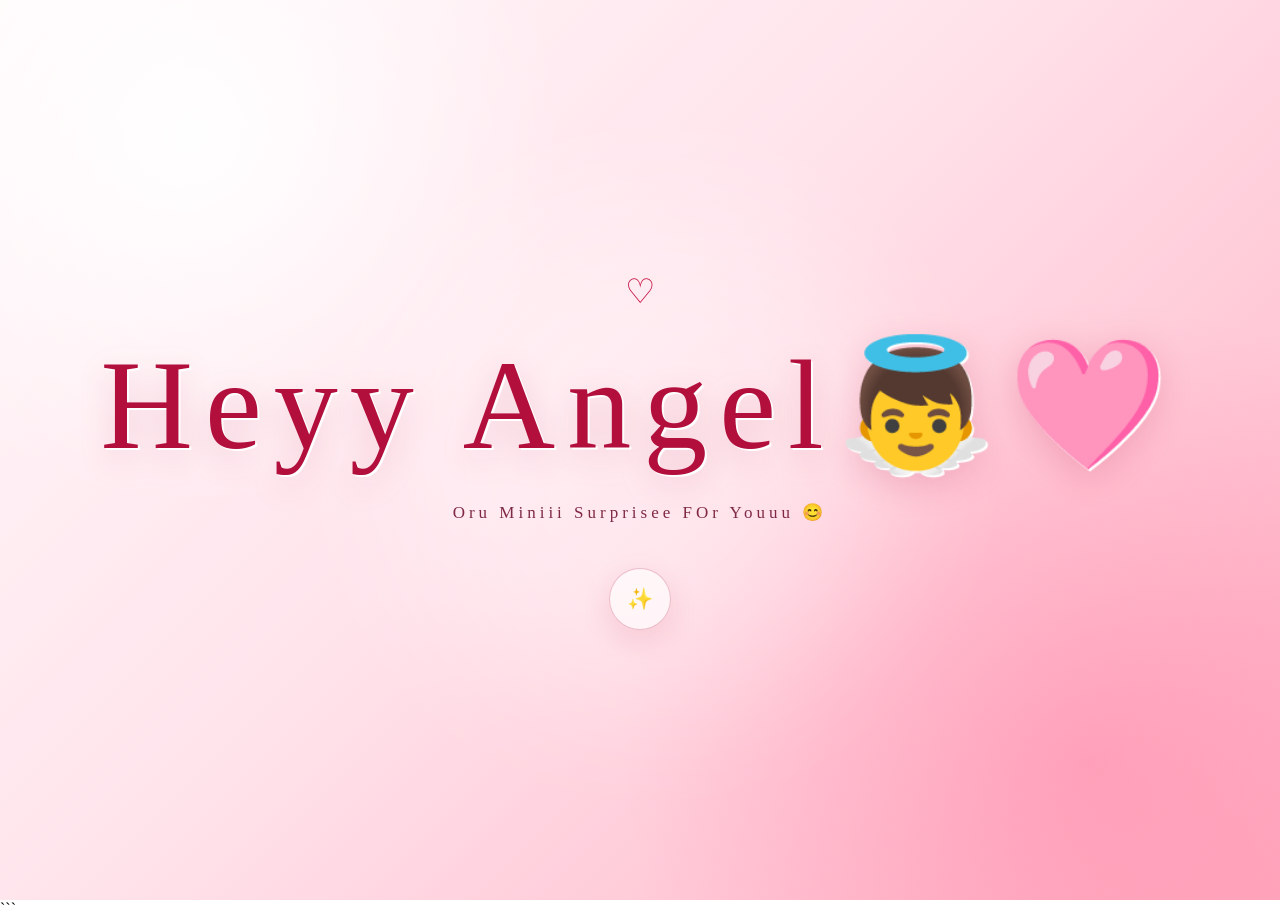
<file: index.html>
<!DOCTYPE html>
<html lang="en">

<head>
    <meta charset="UTF-8">
    <meta name="viewport" content="width=device-width, initial-scale=1.0">

    <title>Heyy Angel👼🩷</title>

    <link rel="stylesheet" href="style.css">
</head>

<body>

    <div class="first-page">

        <div class="hearts">
            <span>♡</span>
            <span>♥</span>
            <span>♡</span>
            <span>♥</span>
            <span>♡</span>
        </div>

        <div class="content">

            <div class="small-heart">♡</div>

            <h1>Heyy Angel👼🩷</h1>

            <p>Oru Miniii Surprisee FOr Youuu 😊</p>

            <button onclick="goNext()">
                ✨
            </button>

        </div>

    </div>

    <script src="script.js"></script>

</body>

</html>
```
</file>
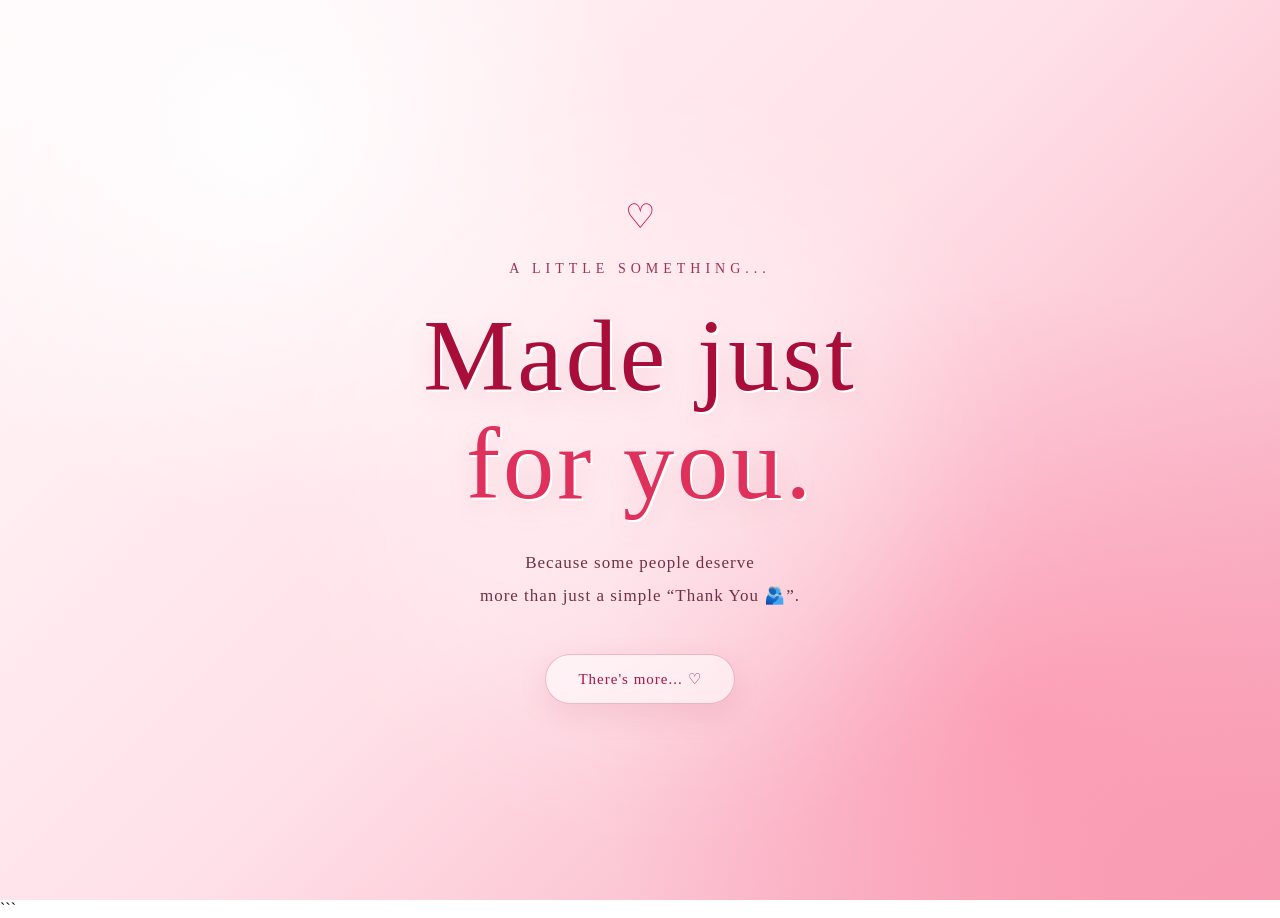
<file: page2.html>
<!DOCTYPE html>
<html lang="en">

<head>
    <meta charset="UTF-8">
    <meta name="viewport" content="width=device-width, initial-scale=1.0">

    <title>For You, Durga ❤️</title>

    <link rel="stylesheet" href="style.css">
</head>

<body>

    <div class="second-page">

        <div class="second-content">

            <span class="tiny-heart">♡</span>

            <p class="top-line">A little something...</p>

            <h1>
                Made just<br>
                <span>for you.</span>
            </h1>

            <p class="message">
                Because some people deserve<br>
                more than just a simple “Thank You 🫂”.
            </p>

            <button class="continue-btn" onclick="showMessage()">
                There's more... ♡
            </button>

        </div>

    </div>

    <script src="script.js"></script>

</body>

</html>
```
</file>
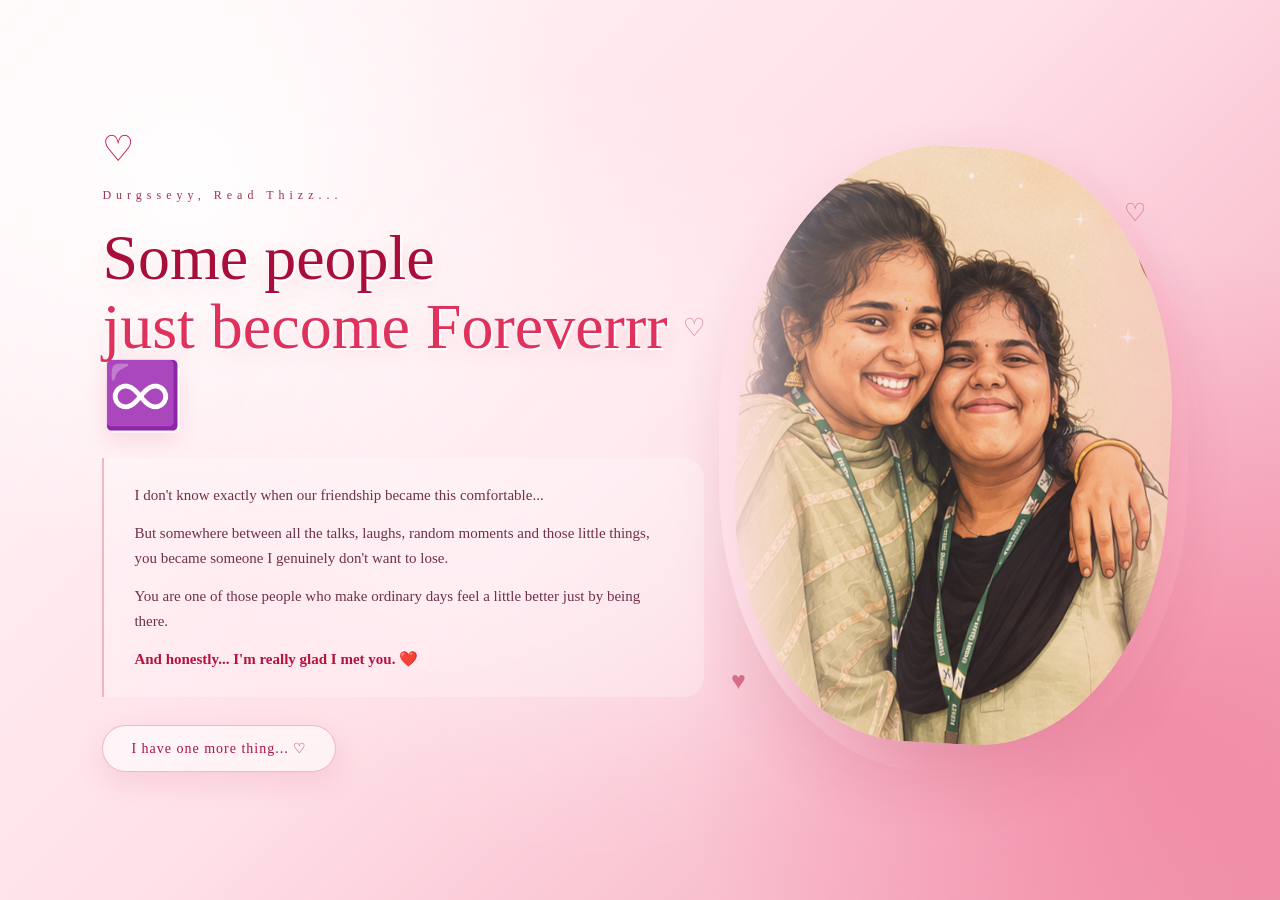
<file: page3.html>
<!DOCTYPE html>
<html lang="en">
<head>
    <meta charset="UTF-8">
    <meta name="viewport" content="width=device-width, initial-scale=1.0">

    <title>Something I Want You To Know ❤️</title>

    <link rel="stylesheet" href="style.css">
</head>

<body>

    <div class="third-page">

        <!-- Background glow -->
        <div class="third-glow"></div>


        <!-- LEFT SIDE CONTENT -->
        <div class="third-content">

            <div class="reveal-heart">♡</div>

            <p class="third-small">
                Durgsseyy, Read Thizz...
            </p>

            <h1>
                Some people<br>
                <span>just become Foreverrr ♾️</span>
            </h1>


            <div class="letter-box">

                <p>
                    I don't know exactly when our friendship became
                    this comfortable...
                </p>

                <p>
                    But somewhere between all the talks, laughs,
                    random moments and those little things,
                    you became someone I genuinely don't want
                    to lose.
                </p>

                <p>
                    You are one of those people who make ordinary
                    days feel a little better just by being there.
                </p>

                <p class="last-line">
                    And honestly... I'm really glad I met you. ❤️
                </p>

            </div>


            <button class="third-btn" onclick="goPage4()">
                I have one more thing... ♡
            </button>

        </div>


        <!-- RIGHT SIDE PHOTO -->
        <div class="photo-area">

            <div class="photo-glow"></div>

            <img
                src="friend.jpg"
                alt="A beautiful memory"
                class="friend-photo"
            >

            <!-- Soft white overlay -->
            <div class="photo-fade"></div>

            <div class="photo-heart heart-one">♡</div>
            <div class="photo-heart heart-two">♥</div>
            <div class="photo-heart heart-three">♡</div>

        </div>


        <!-- FLOATING HEARTS -->

        <div class="floating-hearts">

            <span>♡</span>
            <span>♥</span>
            <span>♡</span>
            <span>♥</span>
            <span>♡</span>

        </div>

    </div>


    <script src="script.js"></script>

</body>
</html>
</file>
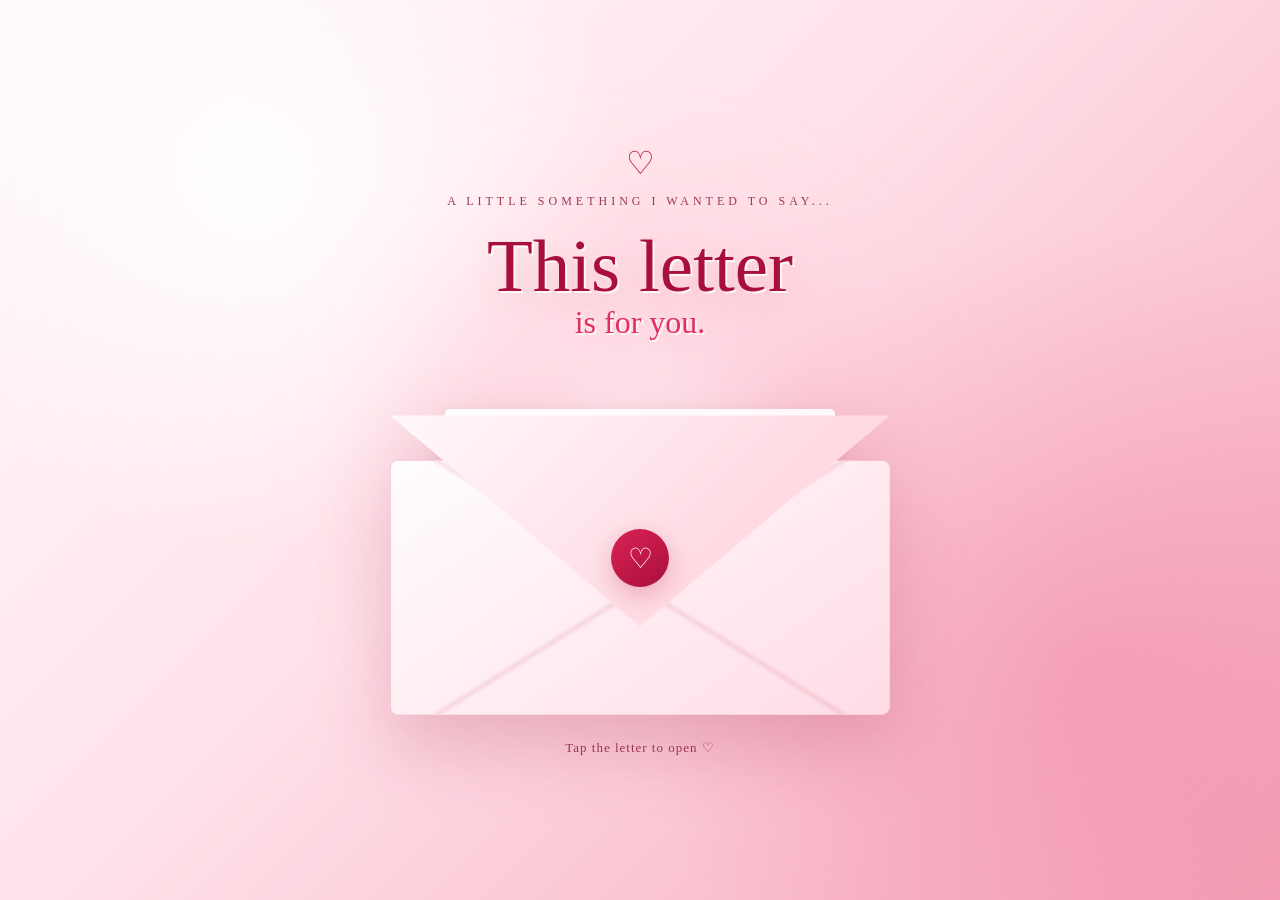
<file: page4.html>
<!DOCTYPE html>
<html lang="en">

<head>
    <meta charset="UTF-8">
    <meta name="viewport" content="width=device-width, initial-scale=1.0">

    <title>This Letter Is For You ❤️</title>

    <link rel="stylesheet" href="style.css">
</head>

<body>

    <div class="letter-page">

        <!-- Soft background glow -->
        <div class="letter-bg-glow"></div>

        <!-- Floating hearts -->
        <div class="letter-hearts">
            <span>♡</span>
            <span>♥</span>
            <span>♡</span>
            <span>♥</span>
            <span>♡</span>
            <span>♥</span>
        </div>


        <!-- =========================
             CLOSED ENVELOPE
        ========================== -->

        <div class="envelope-section" id="envelopeSection">

            <div class="letter-intro">
                <span>♡</span>

                <p>A little something I wanted to say...</p>

                <h1>
                    This letter<br>
                    <span>is for you.</span>
                </h1>
            </div>


            <div class="envelope-wrapper" onclick="openLetter()">

                <div class="envelope">

                    <!-- Letter hidden inside -->
                    <div class="hidden-letter">
                        <div class="paper-line"></div>
                        <div class="paper-line"></div>
                        <div class="paper-line"></div>
                    </div>

                    <!-- Envelope body -->
                    <div class="envelope-body"></div>

                    <!-- Envelope flap -->
                    <div class="envelope-flap"></div>

                    <!-- Heart seal -->
                    <div class="envelope-seal">♡</div>

                </div>

            </div>


            <p class="tap-text">
                Tap the letter to open ♡
            </p>

        </div>



        <!-- =========================
             OPEN LETTER
        ========================== -->

        <div class="opened-letter" id="openedLetter">

            <div class="real-letter">

                <div class="letter-top">
                    <span>♡</span>
                    <p>Dear Durgseyy</p>
                    <span>♡</span>
                </div>


                <h2>
                    Dear Durgseyyyyy 💗,
                </h2>


                <div class="letter-text">

                    <p>
                        Enakku serious ah therla thangoo..english la type panna..
                    </p>

                    <p>
                      Aana lyf la naa romba lucky nu first feel pannathu un friendship la thn..
                    </p>

                    <p>
                        Serious ah nee soldrathu crct thn lyf la oruthar kooda close aagurathuku munnadi romba yosipen..ethum sollamaten enakullaiye vachupen..
                        clg laium apdi thn mostly irupen...ennoda kashtatha solla maaten avlothn...
                        aana ippo apdi illa romba close aaiten pola durgs uh unkitta..nee en lyf la kedachathuku naa
                        forever grateful ah irupen...
                    </p>

                    <p>
                        Nee feel eh pannatha ethukum eppovum unkooda thn naa irupen daa...aana nee kova pattu pesama irukapolam serious ah romba hurt pannuva theriuma...
                        enakku un mela possessiveness ipponu illa clg la irunthe irukum theriumaa romba irukum...
                        kaamchuka maaten..tension aavum...ippolam romba aaguthu...kadupuu...intha friendship enakku mattum thn venum...naane kannu vachalum paravala namma friendhip maathiri lam inga yaaralaium iruka mudiyathu..
                        24hrs onna irunthum...3yrs ah...evlo sanda vanthalum..unna vittu pogama...nejama feeling sooo happyy theriumaa...
                        ithellam enakku thonum paravala nammakkum oru frnd iruka daa...enakku aasa nee soldratha naa kekra maari naa soldrathaium kelu...naa paathi neram poi solluven thn..aana ella neramum poi solla maaten..
                        athuvum nee kochutu pesamaatiye nu thn sollama irupen avlo thn...
                    </p>

                    <p>
                        Innum neraya iruku but ithu pothum ippothaiku future la soldren...ithu ennoda kutty letter..
                        Thank Youuu Durgsseyyyyy "En lyf la irukarthuku,ennaiya happyah vachurkathuku,ennaiya crct path la kontu porathuku, at last enga amma en pakkathula iruka maariye irukum theriuma"..
                        msg maari perusa pothula...ipdiye iru maaridatha...en mela kova padatha naa paavam 😁
                    </p>

                    <p>
                        Maybe I don't say it often,
                        but your presence really means a lot to me.
                    </p>

                    <p class="special-line">
                        I'm really lucky to call you my Paartha daaa ❤️
                    </p>

                </div>


                <div class="letter-ending">

                    <p>Always stay wid me foreverr gurlll</p>

                    <div class="signature">
                        With lots of love ♡
                    </div>

                    <div class="little-heart">
                        Yourr Pumkinnnnn
                    </div>

                </div>

            </div>


            <button class="memory-btn" onclick="goPage5()">
    There's something else... ♡
</button>

        </div>

    </div>


    <script src="script.js"></script>

</body>

</html>
</file>
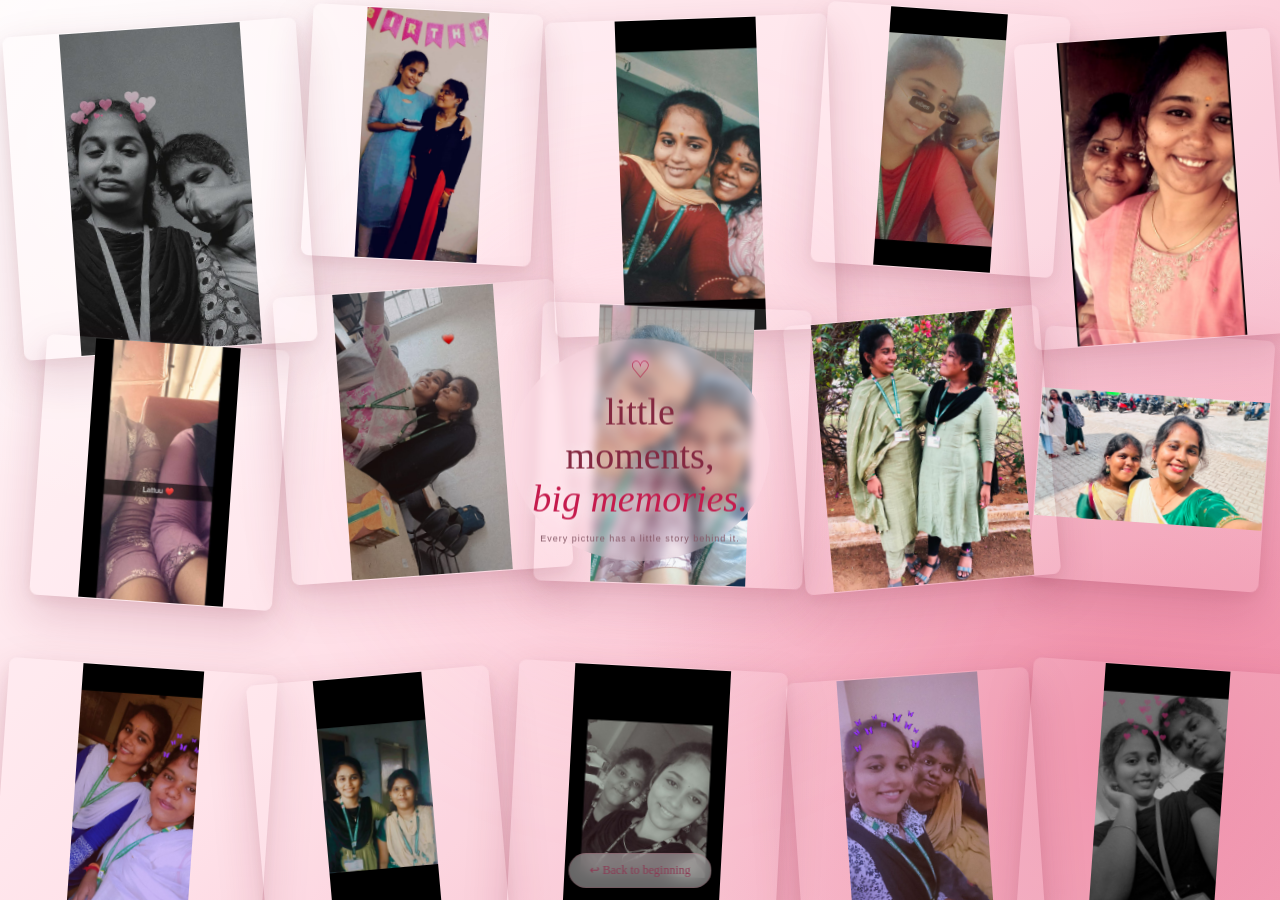
<file: page5.html>
<!DOCTYPE html>
<html lang="en">

<head>
    <meta charset="UTF-8">
    <meta name="viewport" content="width=device-width, initial-scale=1.0">
    <title>Little Moments ❤️</title>
    <link rel="stylesheet" href="style.css">
</head>

<body>

    <div class="memory-page">

        <div class="memory-bg"></div>

        <!-- 15 PHOTOS -->

        <div class="memory-photo photo1">
            <img src="pic1.jpg" alt="Memory 1">
        </div>

        <div class="memory-photo photo2">
            <img src="pic2.jpg" alt="Memory 2">
        </div>

        <div class="memory-photo photo3">
            <img src="pic3.jpg" alt="Memory 3">
        </div>

        <div class="memory-photo photo4">
            <img src="pic4.jpg" alt="Memory 4">
        </div>

        <div class="memory-photo photo5">
            <img src="pic5.jpg" alt="Memory 5">
        </div>

        <div class="memory-photo photo6">
            <img src="pic6.jpg" alt="Memory 6">
        </div>

        <div class="memory-photo photo7">
            <img src="pic7.jpg" alt="Memory 7">
        </div>

        <div class="memory-photo photo8">
            <img src="pic8.jpg" alt="Memory 8">
        </div>

        <div class="memory-photo photo9">
            <img src="pic9.jpg" alt="Memory 9">
        </div>

        <div class="memory-photo photo10">
            <img src="pic10.jpg" alt="Memory 10">
        </div>

        <div class="memory-photo photo11">
            <img src="pic11.jpg" alt="Memory 11">
        </div>

        <div class="memory-photo photo12">
            <img src="pic12.jpg" alt="Memory 12">
        </div>

        <div class="memory-photo photo13">
            <img src="pic13.jpg" alt="Memory 13">
        </div>

        <div class="memory-photo photo14">
            <img src="pic14.jpg" alt="Memory 14">
        </div>

        <div class="memory-photo photo15">
            <img src="pic15.jpg" alt="Memory 15">
        </div>


        <!-- CENTER TEXT -->

        <div class="memory-center">

            <span>♡</span>

            <h1>
                little moments,<br>
                <i>big memories.</i>
            </h1>

            <p>
                Every picture has a little story behind it.
            </p>

        </div>


        <!-- BACK BUTTON -->

        <button class="memory-next" onclick="goBackHome()">
            ↩ Back to beginning
        </button>

    </div>

    <script src="script.js"></script>

</body>

</html>
</file>
<file: style.css>
/* ================================
   COMMON
================================ */

* {
    margin: 0;
    padding: 0;
    box-sizing: border-box;
}

html,
body {
    width: 100%;
    height: 100%;
}

body {
    font-family: Georgia, "Times New Roman", serif;
    overflow: hidden;
}


/* ================================
   FIRST PAGE
================================ */

.first-page {
    width: 100%;
    height: 100vh;
    position: relative;

    display: flex;
    justify-content: center;
    align-items: center;

    overflow: hidden;

    background:
        radial-gradient(
            circle at 15% 15%,
            rgba(255,255,255,0.95),
            transparent 28%
        ),
        radial-gradient(
            circle at 85% 85%,
            rgba(255,70,120,0.25),
            transparent 35%
        ),
        linear-gradient(
            135deg,
            #fffafb 0%,
            #ffe3eb 45%,
            #ffb0c4 100%
        );
}


/* Soft glow behind content */

.first-page::before {
    content: "";
    position: absolute;

    width: 500px;
    height: 500px;

    border-radius: 50%;

    background: rgba(255,255,255,0.35);

    filter: blur(70px);

    animation: glowMove 6s ease-in-out infinite alternate;
}


/* Main content */

.content {
    position: relative;
    z-index: 5;

    text-align: center;

    animation: appear 1.8s ease forwards;
}


/* Small heart */

.small-heart {
    font-size: 34px;

    color: #c51648;

    margin-bottom: 18px;

    animation: heartbeat 1.5s infinite;
}


/* HY ANGEL */

.first-page h1 {
    font-size: clamp(65px, 10vw, 150px);

    font-weight: 500;

    letter-spacing: 12px;

    color: #b20f3d;

    text-shadow:
        2px 2px 0 #ffffff,
        0 10px 35px rgba(180, 15, 61, 0.18);
}


/* Subtitle */

.first-page p {
    margin-top: 22px;

    font-size: 17px;

    letter-spacing: 4px;

    color: #7f2946;
}


/* Round next button */

.first-page button {
    margin-top: 45px;

    width: 62px;
    height: 62px;

    border-radius: 50%;

    border: 1px solid rgba(181,18,61,0.25);

    background: rgba(255,255,255,0.65);

    backdrop-filter: blur(10px);

    color: #b5123d;

    font-size: 21px;

    cursor: pointer;

    box-shadow:
        0 10px 30px rgba(181,18,61,0.12);

    transition: all 0.4s ease;
}

.first-page button:hover {
    transform: scale(1.15) translateY(-3px);

    background: white;

    box-shadow:
        0 15px 40px rgba(181,18,61,0.2);
}


/* Floating hearts */

.hearts span {
    position: absolute;

    bottom: -60px;

    color: rgba(190,20,65,0.22);

    font-size: 25px;

    animation: float 8s linear infinite;
}

.hearts span:nth-child(1) {
    left: 8%;
    animation-delay: 0s;
    font-size: 22px;
}

.hearts span:nth-child(2) {
    left: 27%;
    animation-delay: 2s;
    font-size: 30px;
}

.hearts span:nth-child(3) {
    left: 52%;
    animation-delay: 4s;
    font-size: 20px;
}

.hearts span:nth-child(4) {
    left: 74%;
    animation-delay: 1s;
    font-size: 28px;
}

.hearts span:nth-child(5) {
    left: 91%;
    animation-delay: 3s;
    font-size: 22px;
}


/* ================================
   SECOND PAGE
================================ */

.second-page {
    width: 100%;
    height: 100vh;

    position: relative;

    display: flex;
    justify-content: center;
    align-items: center;

    text-align: center;

    overflow: hidden;

    background:
        radial-gradient(
            circle at 20% 15%,
            rgba(255,255,255,0.95),
            transparent 30%
        ),
        radial-gradient(
            circle at 80% 80%,
            rgba(255,65,110,0.22),
            transparent 35%
        ),
        linear-gradient(
            135deg,
            #fffafb,
            #ffe0e8,
            #f7a0b7
        );
}


/* Background glow */

.second-page::before {
    content: "";

    position: absolute;

    width: 550px;
    height: 550px;

    border-radius: 50%;

    background: rgba(255,255,255,0.3);

    filter: blur(80px);

    animation: glowMove 7s ease-in-out infinite alternate;
}


/* Main second content */

.second-content {
    position: relative;

    z-index: 5;

    padding: 30px;

    animation: secondAppear 1.8s ease forwards;
}


/* Tiny heart */

.tiny-heart {
    display: block;

    font-size: 34px;

    color: #c91545;

    margin-bottom: 25px;

    animation: heartbeat 1.5s infinite;
}


/* Top small text */

.top-line {
    font-size: 14px;

    letter-spacing: 5px;

    text-transform: uppercase;

    color: #9b3452;
}


/* Main heading */

.second-content h1 {
    margin-top: 25px;

    font-size: clamp(55px, 8vw, 110px);

    line-height: 1.05;

    font-weight: 500;

    letter-spacing: 3px;

    color: #a90e3a;

    text-shadow:
        2px 2px 0 white,
        0 10px 30px rgba(180,18,61,0.12);
}


/* Highlight */

.second-content h1 span {
    color: #df315b;
}


/* Message */

.message {
    margin-top: 30px;

    font-size: 17px;

    line-height: 1.9;

    letter-spacing: 1px;

    color: #713047;
}


/* Continue button */

.continue-btn {
    margin-top: 42px;

    padding: 15px 32px;

    border-radius: 35px;

    border: 1px solid rgba(181,18,61,0.25);

    background: rgba(255,255,255,0.58);

    backdrop-filter: blur(10px);

    color: #a91540;

    font-family: Georgia, "Times New Roman", serif;

    font-size: 15px;

    letter-spacing: 1px;

    cursor: pointer;

    box-shadow:
        0 10px 30px rgba(181,18,61,0.1);

    transition: all 0.4s ease;
}

.continue-btn:hover {
    background: white;

    transform: translateY(-5px);

    box-shadow:
        0 15px 35px rgba(181,18,61,0.18);
}


/* ================================
   ANIMATIONS
================================ */

@keyframes appear {

    from {
        opacity: 0;
        transform: translateY(35px);
    }

    to {
        opacity: 1;
        transform: translateY(0);
    }
}


@keyframes secondAppear {

    from {
        opacity: 0;
        transform: translateY(45px);
    }

    to {
        opacity: 1;
        transform: translateY(0);
    }
}


@keyframes heartbeat {

    0%,
    100% {
        transform: scale(1);
    }

    50% {
        transform: scale(1.25);
    }
}


@keyframes float {

    0% {
        transform:
            translateY(0)
            rotate(0deg);

        opacity: 0;
    }

    15% {
        opacity: 1;
    }

    100% {
        transform:
            translateY(-110vh)
            rotate(360deg);

        opacity: 0;
    }
}


@keyframes glowMove {

    from {
        transform: translate(-40px, -20px) scale(1);
    }

    to {
        transform: translate(40px, 30px) scale(1.15);
    }
}


/* ================================
   MOBILE
================================ */

@media (max-width: 600px) {

    .first-page h1 {
        font-size: 55px;
        letter-spacing: 7px;
    }

    .first-page p {
        font-size: 13px;
        letter-spacing: 2px;
    }

    .second-content h1 {
        font-size: 55px;
    }

    .message {
        font-size: 15px;
    }

    .top-line {
        font-size: 11px;
        letter-spacing: 3px;
    }
}
/* =====================================
   THIRD PAGE
===================================== */

.third-page {
    width: 100%;
    height: 100vh;

    position: relative;

    display: flex;
    align-items: center;

    overflow: hidden;

    background:
        radial-gradient(
            circle at 15% 20%,
            rgba(255,255,255,0.95),
            transparent 30%
        ),
        radial-gradient(
            circle at 90% 80%,
            rgba(230,35,85,0.25),
            transparent 35%
        ),
        linear-gradient(
            135deg,
            #fffafb 0%,
            #ffe0e8 48%,
            #f3a0b6 100%
        );
}


/* =====================================
   BACKGROUND GLOW
===================================== */

.third-glow {
    position: absolute;

    width: 550px;
    height: 550px;

    left: 45%;
    top: 50%;

    transform: translate(-50%, -50%);

    border-radius: 50%;

    background: rgba(255,255,255,0.35);

    filter: blur(90px);

    animation: thirdGlowMove 7s ease-in-out infinite alternate;
}


/* =====================================
   TEXT CONTENT
===================================== */

.third-content {
    position: relative;

    z-index: 5;

    width: 55%;

    padding-left: 8%;

    animation: thirdReveal 1.8s ease forwards;
}


.reveal-heart {
    font-size: 36px;

    color: #c51648;

    margin-bottom: 18px;

    animation: heartbeat 1.5s infinite;
}


.third-small {
    font-size: 12px;

    letter-spacing: 5px;

    color: #9b3452;
}


.third-content h1 {
    margin-top: 20px;

    font-size: clamp(42px, 5vw, 72px);

    line-height: 1.08;

    font-weight: 500;

    color: #a90e3a;

    text-shadow:
        2px 2px white,
        0 8px 25px rgba(180,18,61,0.12);
}


.third-content h1 span {
    color: #df315b;
}


/* =====================================
   LETTER
===================================== */

.letter-box {
    width: min(620px, 100%);

    margin-top: 28px;

    padding: 25px 30px;

    border-left: 2px solid rgba(181,18,61,0.25);

    background: rgba(255,255,255,0.25);

    backdrop-filter: blur(8px);

    border-radius: 0 20px 20px 0;
}


.letter-box p {
    font-size: 15px;

    line-height: 1.7;

    color: #713047;

    margin-bottom: 12px;
}


.letter-box .last-line {
    margin-bottom: 0;

    color: #b5123d;

    font-weight: bold;
}


/* =====================================
   BUTTON
===================================== */

.third-btn {
    margin-top: 28px;

    padding: 14px 28px;

    border-radius: 30px;

    border: 1px solid rgba(181,18,61,0.25);

    background: rgba(255,255,255,0.6);

    backdrop-filter: blur(10px);

    color: #a91540;

    font-family: Georgia, serif;

    font-size: 14px;

    letter-spacing: 1px;

    cursor: pointer;

    transition: 0.4s ease;

    box-shadow:
        0 10px 30px rgba(181,18,61,0.1);
}


.third-btn:hover {
    background: white;

    transform: translateY(-4px);

    box-shadow:
        0 15px 35px rgba(181,18,61,0.18);
}


/* =====================================
   PHOTO AREA
===================================== */

.photo-area {
    position: absolute;

    z-index: 3;

    right: 2%;

    top: 50%;

    transform: translateY(-50%);

    width: 47%;

    height: 85vh;

    display: flex;

    justify-content: center;

    align-items: center;

    pointer-events: none;
}


/* Photo glow */

.photo-glow {
    position: absolute;

    width: 75%;

    height: 75%;

    border-radius: 50%;

    background:
        radial-gradient(
            circle,
            rgba(255,255,255,0.9),
            rgba(255,150,180,0.3),
            transparent 70%
        );

    filter: blur(30px);

    opacity: 0.9;
}


/* Actual photo */

.friend-photo {
    position: relative;

    width: 72%;

    height: 78%;

    object-fit: cover;

    object-position: center;

    border-radius: 45% 45% 42% 42%;

    opacity: 0.88;

    filter:
        saturate(0.9)
        contrast(0.95);

    transform:
        rotate(3deg)
        translateY(-5px);

    box-shadow:
        0 30px 70px rgba(160,20,60,0.18);

    animation: photoFloat 5s ease-in-out infinite;
}


/* =====================================
   PHOTO FADE
===================================== */

.photo-fade {
    position: absolute;

    width: 78%;

    height: 84%;

    border-radius: 45%;

    background:
        linear-gradient(
            to right,
            rgba(255,224,232,0.95) 0%,
            rgba(255,224,232,0.25) 18%,
            transparent 45%,
            transparent 75%,
            rgba(255,176,196,0.3) 100%
        );

    pointer-events: none;
}


/* =====================================
   HEARTS AROUND PHOTO
===================================== */

.photo-heart {
    position: absolute;

    color: rgba(181,18,61,0.5);

    font-size: 25px;

    animation: tinyFloat 4s ease-in-out infinite;
}


.heart-one {
    top: 17%;
    right: 18%;
}


.heart-two {
    bottom: 18%;
    left: 13%;

    animation-delay: 1s;
}


.heart-three {
    top: 32%;
    left: 5%;

    animation-delay: 2s;
}


/* =====================================
   FLOATING HEARTS
===================================== */

.floating-hearts span {
    position: absolute;

    bottom: -50px;

    color: rgba(190,20,65,0.16);

    font-size: 24px;

    animation: float 9s linear infinite;
}


.floating-hearts span:nth-child(1) {
    left: 5%;
}


.floating-hearts span:nth-child(2) {
    left: 30%;

    animation-delay: 2s;
}


.floating-hearts span:nth-child(3) {
    left: 50%;

    animation-delay: 4s;
}


.floating-hearts span:nth-child(4) {
    left: 72%;

    animation-delay: 1s;
}


.floating-hearts span:nth-child(5) {
    left: 92%;

    animation-delay: 3s;
}


/* =====================================
   ANIMATIONS
===================================== */

@keyframes thirdReveal {

    from {
        opacity: 0;

        transform:
            translateX(-35px);
    }

    to {
        opacity: 1;

        transform:
            translateX(0);
    }
}


@keyframes photoFloat {

    0%,
    100% {
        transform:
            rotate(3deg)
            translateY(-5px);
    }

    50% {
        transform:
            rotate(1deg)
            translateY(-15px);
    }
}


@keyframes thirdGlowMove {

    from {
        transform:
            translate(-50%, -50%)
            scale(1);
    }

    to {
        transform:
            translate(-45%, -50%)
            scale(1.15);
    }
}


@keyframes tinyFloat {

    0%,
    100% {
        transform: translateY(0);
    }

    50% {
        transform: translateY(-10px);
    }
}


/* =====================================
   MOBILE
===================================== */

@media (max-width: 800px) {

    .third-page {
        overflow-y: auto;

        display: block;
    }


    .third-content {
        width: 100%;

        padding:
            60px 25px 30px;

        text-align: center;
    }


    .third-content h1 {
        font-size: 42px;
    }


    .letter-box {
        text-align: left;
    }


    .photo-area {
        position: relative;

        right: auto;
        top: auto;

        transform: none;

        width: 100%;

        height: 420px;

        margin-top: -20px;
    }


    .friend-photo {
        width: 65%;

        height: 90%;
    }


    .photo-fade {
        width: 70%;

        height: 95%;
    }
}
/* =========================================
   FOURTH PAGE - LETTER
========================================= */

.letter-page {
    width: 100%;
    min-height: 100vh;

    position: relative;

    overflow: hidden;

    display: flex;
    justify-content: center;
    align-items: center;

    background:
        radial-gradient(
            circle at 20% 20%,
            rgba(255,255,255,0.95),
            transparent 30%
        ),

        radial-gradient(
            circle at 85% 75%,
            rgba(225,35,85,0.18),
            transparent 35%
        ),

        linear-gradient(
            135deg,
            #fffafb 0%,
            #ffe1e9 45%,
            #f5a5ba 100%
        );
}


/* =========================================
   BACKGROUND GLOW
========================================= */

.letter-bg-glow {

    position: absolute;

    width: 600px;
    height: 600px;

    left: 50%;
    top: 50%;

    transform: translate(-50%, -50%);

    border-radius: 50%;

    background:
        radial-gradient(
            circle,
            rgba(255,255,255,0.65),
            rgba(255,170,195,0.25),
            transparent 70%
        );

    filter: blur(50px);

    animation:
        letterGlow 7s ease-in-out infinite alternate;
}


/* =========================================
   FLOATING HEARTS
========================================= */

.letter-hearts span {

    position: absolute;

    bottom: -40px;

    color: rgba(180,20,65,0.16);

    font-size: 25px;

    animation: letterHeartFloat 10s linear infinite;
}

.letter-hearts span:nth-child(1) {
    left: 8%;
}

.letter-hearts span:nth-child(2) {
    left: 23%;
    animation-delay: 2s;
}

.letter-hearts span:nth-child(3) {
    left: 40%;
    animation-delay: 5s;
}

.letter-hearts span:nth-child(4) {
    left: 60%;
    animation-delay: 1s;
}

.letter-hearts span:nth-child(5) {
    left: 78%;
    animation-delay: 4s;
}

.letter-hearts span:nth-child(6) {
    left: 92%;
    animation-delay: 7s;
}


/* =========================================
   ENVELOPE SECTION
========================================= */

.envelope-section {

    position: relative;

    z-index: 5;

    width: 100%;

    text-align: center;

    animation: pageAppear 1.5s ease;
}


/* =========================================
   INTRO
========================================= */

.letter-intro span {

    display: block;

    font-size: 32px;

    color: #bd1647;

    margin-bottom: 12px;

    animation: smallHeartBeat 1.7s infinite;
}


.letter-intro p {

    margin: 0;

    font-size: 12px;

    letter-spacing: 4px;

    color: #9b3a55;

    text-transform: uppercase;
}


.letter-intro h1 {

    margin: 18px 0 35px;

    font-family: Georgia, serif;

    font-size: clamp(42px, 6vw, 75px);

    line-height: 1.05;

    font-weight: 500;

    color: #a90f3b;

    text-shadow:
        2px 2px rgba(255,255,255,0.8),
        0 12px 35px rgba(170,20,60,0.12);
}


.letter-intro h1 span {

    color: #df315c;
}


/* =========================================
   ENVELOPE
========================================= */

.envelope-wrapper {

    width: 500px;
    height: 340px;

    max-width: 85vw;

    margin: auto;

    cursor: pointer;

    perspective: 1200px;

    transition: 0.5s ease;
}


.envelope-wrapper:hover {

    transform:
        translateY(-8px)
        scale(1.02);
}


.envelope {

    position: relative;

    width: 100%;
    height: 100%;

    filter:
        drop-shadow(
            0 30px 35px rgba(150,20,60,0.20)
        );

    transform-style: preserve-3d;
}


/* =========================================
   ENVELOPE BODY
========================================= */

.envelope-body {

    position: absolute;

    left: 0;
    bottom: 0;

    width: 100%;
    height: 75%;

    border-radius: 8px;

    background:
        linear-gradient(
            145deg,
            #fffdfd,
            #ffdce6
        );

    border:
        1px solid rgba(181,18,61,0.12);

    z-index: 3;
}


/* =========================================
   ENVELOPE DIAGONAL LINES
========================================= */

.envelope-body::before {

    content: "";

    position: absolute;

    inset: 0;

    background:

        linear-gradient(
            32deg,
            transparent 49%,
            rgba(180,20,60,0.10) 50%,
            transparent 51%
        ),

        linear-gradient(
            -32deg,
            transparent 49%,
            rgba(180,20,60,0.10) 50%,
            transparent 51%
        );
}


/* =========================================
   ENVELOPE FLAP
========================================= */

.envelope-flap {

    position: absolute;

    top: 12%;

    left: 0;

    width: 100%;
    height: 62%;

    background:
        linear-gradient(
            135deg,
            #fff8fa,
            #ffcbd8
        );

    clip-path:
        polygon(
            0 0,
            100% 0,
            50% 100%
        );

    transform-origin: top center;

    z-index: 5;

    transition:
        transform 1.2s
        cubic-bezier(.65,.05,.36,1);
}


/* =========================================
   HIDDEN LETTER
========================================= */

.hidden-letter {

    position: absolute;

    width: 78%;
    height: 70%;

    left: 11%;
    top: 10%;

    background:
        linear-gradient(
            135deg,
            #fffefe,
            #fff5f7
        );

    border-radius: 5px;

    z-index: 2;

    padding: 30px;

    box-sizing: border-box;

    box-shadow:
        0 10px 25px rgba(150,20,60,0.12);

    transition:
        transform 1.3s
        cubic-bezier(.65,.05,.36,1);
}


.paper-line {

    height: 2px;

    width: 80%;

    background: rgba(170,30,70,0.10);

    margin: 15px auto;
}


/* =========================================
   HEART SEAL
========================================= */

.envelope-seal {

    position: absolute;

    left: 50%;
    top: 54%;

    transform: translate(-50%, -50%);

    width: 58px;
    height: 58px;

    display: flex;

    justify-content: center;
    align-items: center;

    border-radius: 50%;

    background:
        linear-gradient(
            145deg,
            #d92355,
            #a90f3b
        );

    color: white;

    font-size: 28px;

    z-index: 7;

    box-shadow:
        0 8px 25px rgba(170,15,60,0.25);

    transition: 0.5s ease;
}


.envelope-wrapper:hover .envelope-seal {

    transform:
        translate(-50%, -50%)
        scale(1.12);
}


/* =========================================
   TAP TEXT
========================================= */

.tap-text {

    margin-top: 25px;

    font-size: 13px;

    color: #9d3852;

    letter-spacing: 1px;

    animation:
        tapPulse 2s ease-in-out infinite;
}


/* =========================================
   OPENED LETTER
========================================= */

.opened-letter {

    position: absolute;

    inset: 0;

    z-index: 20;

    display: flex;

    flex-direction: column;

    justify-content: center;

    align-items: center;

    padding: 30px;

    box-sizing: border-box;

    opacity: 0;

    visibility: hidden;

    pointer-events: none;

    background:
        radial-gradient(
            circle at center,
            rgba(255,255,255,0.80),
            rgba(255,220,230,0.75)
        );

    backdrop-filter: blur(10px);

    transition:
        opacity 1s ease,
        visibility 1s ease;
}


/* =========================================
   REAL LETTER
========================================= */

.real-letter {

    width: min(750px, 90vw);

    max-height: 82vh;

    overflow-y: auto;

    padding:
        55px 65px;

    box-sizing: border-box;

    background:
        linear-gradient(
            135deg,
            rgba(255,255,255,0.88),
            rgba(255,241,245,0.78)
        );

    border:
        1px solid rgba(181,18,61,0.10);

    border-radius: 8px;

    box-shadow:
        0 30px 80px rgba(150,20,60,0.18);

    position: relative;

    transform:
        translateY(50px)
        scale(0.92);

    opacity: 0;

    transition:
        transform 1s ease 0.3s,
        opacity 1s ease 0.3s;
}


/* =========================================
   LETTER TOP
========================================= */

.letter-top {

    display: flex;

    justify-content: center;

    align-items: center;

    gap: 15px;

    margin-bottom: 25px;

    color: #b51645;
}


.letter-top span {

    font-size: 18px;
}


.letter-top p {

    margin: 0;

    font-size: 11px;

    letter-spacing: 5px;

    color: #9b3a55;
}


/* =========================================
   LETTER HEADING
========================================= */

.real-letter h2 {

    font-family: Georgia, serif;

    font-size: 35px;

    font-weight: 500;

    color: #a80e39;

    margin-bottom: 25px;
}


/* =========================================
   LETTER TEXT
========================================= */

.letter-text p {

    font-family: Georgia, serif;

    font-size: 16px;

    line-height: 1.9;

    color: #713047;

    margin:
        0 0 16px;
}


.letter-text .special-line {

    color: #b51240;

    font-weight: bold;

    margin-top: 25px;
}


/* =========================================
   LETTER ENDING
========================================= */

.letter-ending {

    margin-top: 30px;

    padding-top: 22px;

    border-top:
        1px solid rgba(181,18,61,0.12);

    text-align: right;
}


.letter-ending p {

    font-family: Georgia, serif;

    font-size: 14px;

    color: #8c4058;
}


.signature {

    font-family: "Brush Script MT", cursive;

    font-size: 27px;

    color: #b51240;

    margin-top: 10px;
}


.little-heart {

    color: #c81648;

    font-size: 25px;

    margin-top: 8px;
}


/* =========================================
   BACK BUTTON
========================================= */

.back-btn {

    margin-top: 22px;

    border: none;

    background: transparent;

    color: #9b3451;

    font-size: 13px;

    cursor: pointer;

    letter-spacing: 1px;

    opacity: 0;

    transform: translateY(10px);

    transition:
        opacity 0.8s ease 1s,
        transform 0.8s ease 1s;
}


/* =========================================
   OPEN STATE
========================================= */

.letter-page.open .envelope-flap {

    transform:
        rotateX(180deg);
}


.letter-page.open .hidden-letter {

    transform:
        translateY(-120px);

    z-index: 6;
}


.letter-page.open .envelope-seal {

    opacity: 0;

    transform:
        translate(-50%, -50%)
        scale(0.5);
}


.letter-page.open .envelope-section {

    opacity: 0;

    transform:
        scale(0.8)
        translateY(-30px);

    pointer-events: none;

    transition:
        opacity 0.8s ease,
        transform 0.8s ease;
}


.letter-page.open .opened-letter {

    opacity: 1;

    visibility: visible;

    pointer-events: auto;
}


.letter-page.open .real-letter {

    opacity: 1;

    transform:
        translateY(0)
        scale(1);
}


.letter-page.open .back-btn {

    opacity: 1;

    transform: translateY(0);
}


/* =========================================
   ANIMATIONS
========================================= */

@keyframes pageAppear {

    from {
        opacity: 0;
        transform: scale(0.96);
    }

    to {
        opacity: 1;
        transform: scale(1);
    }
}


@keyframes letterGlow {

    from {
        transform:
            translate(-50%, -50%)
            scale(1);
    }

    to {
        transform:
            translate(-50%, -50%)
            scale(1.2);
    }
}


@keyframes letterHeartFloat {

    0% {
        transform:
            translateY(0)
            rotate(0deg);

        opacity: 0;
    }

    15% {
        opacity: 1;
    }

    100% {
        transform:
            translateY(-110vh)
            rotate(25deg);

        opacity: 0;
    }
}


@keyframes smallHeartBeat {

    0%,
    100% {
        transform: scale(1);
    }

    50% {
        transform: scale(1.15);
    }
}


@keyframes tapPulse {

    0%,
    100% {
        opacity: 0.55;
    }

    50% {
        opacity: 1;
    }
}


/* =========================================
   MOBILE
========================================= */

@media (max-width: 700px) {

    .letter-intro h1 {
        font-size: 45px;
    }

    .envelope-wrapper {
        width: 390px;
        height: 265px;
    }

    .real-letter {
        padding:
            35px 28px;

        max-height: 78vh;
    }

    .real-letter h2 {
        font-size: 29px;
    }

    .letter-text p {
        font-size: 14px;
        line-height: 1.7;
    }

    .signature {
        font-size: 23px;
    }
}
/* =========================================
   FIFTH PAGE - 15 PHOTO MEMORY COLLAGE
========================================= */

.memory-page {
    width: 100%;
    height: 100vh;
    position: relative;
    overflow: hidden;

    background:
        radial-gradient(
            circle at 12% 15%,
            rgba(255,255,255,0.75),
            transparent 28%
        ),
        radial-gradient(
            circle at 88% 82%,
            rgba(220,35,85,0.30),
            transparent 38%
        ),
        linear-gradient(
            135deg,
            #fffafb 0%,
            #ffe0e8 45%,
            #f3a0b7 100%
        );

    font-family: Georgia, serif;
}


/* SOFT BACKGROUND GLOW */

.memory-bg {
    position: absolute;

    width: 650px;
    height: 650px;

    left: 50%;
    top: 50%;

    transform: translate(-50%, -50%);

    border-radius: 50%;

    background:
        radial-gradient(
            circle,
            rgba(255,255,255,0.58),
            rgba(255,150,180,0.15),
            transparent 70%
        );

    filter: blur(65px);

    pointer-events: none;
}


/* =========================================
   PHOTO COMMON STYLE
========================================= */

.memory-photo {
    position: absolute;

    overflow: hidden;

    padding: 1px;

    background: rgba(255,255,255,0.12);

    border-radius: 8px;

    box-shadow:
        0 18px 45px rgba(120,15,50,0.18),
        0 5px 15px rgba(120,15,50,0.07);

    transition:
        transform 0.6s ease,
        box-shadow 0.6s ease;

    animation: photoEnter 1.2s ease both;
}


.memory-photo img {
    width: 100%;
    height: 100%;

    display: block;

    /*
       contain = face/image crop aagama full photo visible
    */
    object-fit: contain;

    background: transparent;

    border-radius: 7px;

    transition: transform 0.7s ease;
}


/* HOVER */

.memory-photo:hover {
    z-index: 100;

    transform:
        rotate(0deg)
        scale(1.08);

    box-shadow:
        0 30px 65px rgba(120,10,45,0.30);
}

.memory-photo:hover img {
    transform: scale(1.02);
}


/* =========================================
   TOP ROW
========================================= */

.photo1 {
    width: 23vw;
    height: 36vh;

    left: 1%;
    top: 3%;

    transform: rotate(-4deg);

    z-index: 5;
}


.photo2 {
    width: 18vw;
    height: 28vh;

    left: 24%;
    top: 1%;

    transform: rotate(3deg);

    z-index: 4;
}


.photo3 {
    width: 22vw;
    height: 35vh;

    left: 43%;
    top: 2%;

    transform: rotate(-2deg);

    z-index: 6;
}


.photo4 {
    width: 19vw;
    height: 29vh;

    right: 17%;
    top: 1%;

    transform: rotate(4deg);

    z-index: 5;
}


.photo5 {
    width: 20vw;
    height: 34vh;

    right: 0%;
    top: 4%;

    transform: rotate(-4deg);

    z-index: 7;
}


/* =========================================
   MIDDLE ROW
========================================= */

.photo6 {
    width: 19vw;
    height: 29vh;

    left: 3%;
    top: 38%;

    transform: rotate(4deg);

    z-index: 8;
}


.photo7 {
    width: 22vw;
    height: 32vh;

    left: 22%;
    top: 32%;

    transform: rotate(-4deg);

    z-index: 10;
}


.photo8 {
    width: 21vw;
    height: 31vh;

    left: 42%;
    top: 34%;

    transform: rotate(2deg);

    z-index: 12;
}


.photo9 {
    width: 20vw;
    height: 30vh;

    right: 18%;
    top: 35%;

    transform: rotate(-5deg);

    z-index: 9;
}


.photo10 {
    width: 18vw;
    height: 28vh;

    right: 1%;
    top: 37%;

    transform: rotate(4deg);

    z-index: 8;
}


/* =========================================
   BOTTOM ROW
========================================= */

.photo11 {
    width: 21vw;
    height: 30vh;

    left: 0%;
    bottom: -4%;

    transform: rotate(4deg);

    z-index: 7;
}


.photo12 {
    width: 19vw;
    height: 27vh;

    left: 20%;
    bottom: -2%;

    transform: rotate(-5deg);

    z-index: 9;
}


.photo13 {
    width: 21vw;
    height: 31vh;

    left: 40%;
    bottom: -5%;

    transform: rotate(3deg);

    z-index: 11;
}


.photo14 {
    width: 19vw;
    height: 28vh;

    right: 19%;
    bottom: -3%;

    transform: rotate(-4deg);

    z-index: 8;
}


.photo15 {
    width: 21vw;
    height: 31vh;

    right: -1%;
    bottom: -5%;

    transform: rotate(4deg);

    z-index: 7;
}


/* =========================================
   CENTER TEXT
========================================= */

.memory-center {

    position: absolute;

    left: 50%;
    top: 50%;

    transform:
        translate(-50%, -50%);

    width: 260px;

    text-align: center;

    z-index: 50;

    pointer-events: none;

    padding: 18px;

    background:
        rgba(255,220,230,0.30);

    backdrop-filter: blur(4px);

    border-radius: 50%;

    animation:
        centerAppear 1.8s ease 0.5s both;
}


.memory-center span {

    display: block;

    color: #b51645;

    font-size: 23px;

    margin-bottom: 7px;
}


.memory-center h1 {

    margin: 0;

    font-size:
        clamp(25px, 3vw, 38px);

    line-height: 1.15;

    font-weight: 400;

    color: #842941;

    text-shadow:
        0 2px 12px rgba(255,255,255,0.8);
}


.memory-center h1 i {

    color: #c51b4d;

    font-weight: 400;
}


.memory-center p {

    margin-top: 12px;

    font-family: Arial, sans-serif;

    font-size: 9px;

    letter-spacing: 1px;

    color: #875968;
}


/* =========================================
   BACK BUTTON
========================================= */

.memory-next {

    position: absolute;

    left: 50%;
    bottom: 12px;

    transform:
        translateX(-50%);

    z-index: 150;

    padding:
        9px 20px;

    border:
        1px solid rgba(170,20,60,0.16);

    border-radius: 30px;

    background:
        rgba(255,255,255,0.40);

    backdrop-filter: blur(8px);

    color: #8d3b55;

    font-family: Georgia, serif;

    font-size: 12px;

    cursor: pointer;

    transition: 0.4s ease;
}


.memory-next:hover {

    background:
        rgba(255,255,255,0.85);

    transform:
        translateX(-50%)
        translateY(-3px);
}


/* =========================================
   ANIMATIONS
========================================= */

@keyframes photoEnter {

    from {

        opacity: 0;

        transform:
            scale(0.90)
            translateY(25px);
    }

    to {

        opacity: 1;
    }
}


@keyframes centerAppear {

    from {

        opacity: 0;

        transform:
            translate(-50%, -50%)
            scale(0.80);
    }

    to {

        opacity: 1;

        transform:
            translate(-50%, -50%)
            scale(1);
    }
}


/* =========================================
   MOBILE
========================================= */

@media (max-width: 800px) {

    .memory-page {
        overflow: hidden;
    }


    .memory-photo {
        padding: 1px;
        border-radius: 5px;
    }


    .photo1 {
        width: 34vw;
        height: 22vh;
        left: 0;
        top: 2%;
    }


    .photo2 {
        width: 31vw;
        height: 19vh;
        left: 34%;
        top: 1%;
    }


    .photo3 {
        width: 34vw;
        height: 22vh;
        right: 0;
        top: 3%;
        left: auto;
    }


    .photo4 {
        width: 30vw;
        height: 19vh;
        left: 2%;
        top: 24%;
    }


    .photo5 {
        width: 31vw;
        height: 21vh;
        right: 2%;
        top: 23%;
    }


    .photo6 {
        width: 30vw;
        height: 19vh;
        left: 0;
        top: 45%;
    }


    .photo7 {
        width: 34vw;
        height: 22vh;
        left: 32%;
        top: 42%;
    }


    .photo8 {
        width: 30vw;
        height: 19vh;
        right: 0;
        top: 46%;
        left: auto;
    }


    .photo9 {
        width: 29vw;
        height: 19vh;
        left: 3%;
        top: 67%;
    }


    .photo10 {
        width: 31vw;
        height: 20vh;
        left: 35%;
        top: 65%;
        right: auto;
    }


    .photo11 {
        width: 30vw;
        height: 19vh;
        right: 0;
        left: auto;
        bottom: 1%;
    }


    .photo12 {
        width: 29vw;
        height: 18vh;
        left: 1%;
        bottom: -2%;
    }


    .photo13 {
        width: 31vw;
        height: 20vh;
        left: 33%;
        bottom: -3%;
    }


    .photo14 {
        width: 29vw;
        height: 18vh;
        right: 1%;
        bottom: 14%;
    }


    .photo15 {
        width: 28vw;
        height: 18vh;
        right: 34%;
        bottom: 18%;
    }


    .memory-center {

        width: 155px;

        padding: 12px;
    }


    .memory-center h1 {

        font-size: 21px;
    }


    .memory-center p {

        font-size: 7px;
    }
}
</file>
